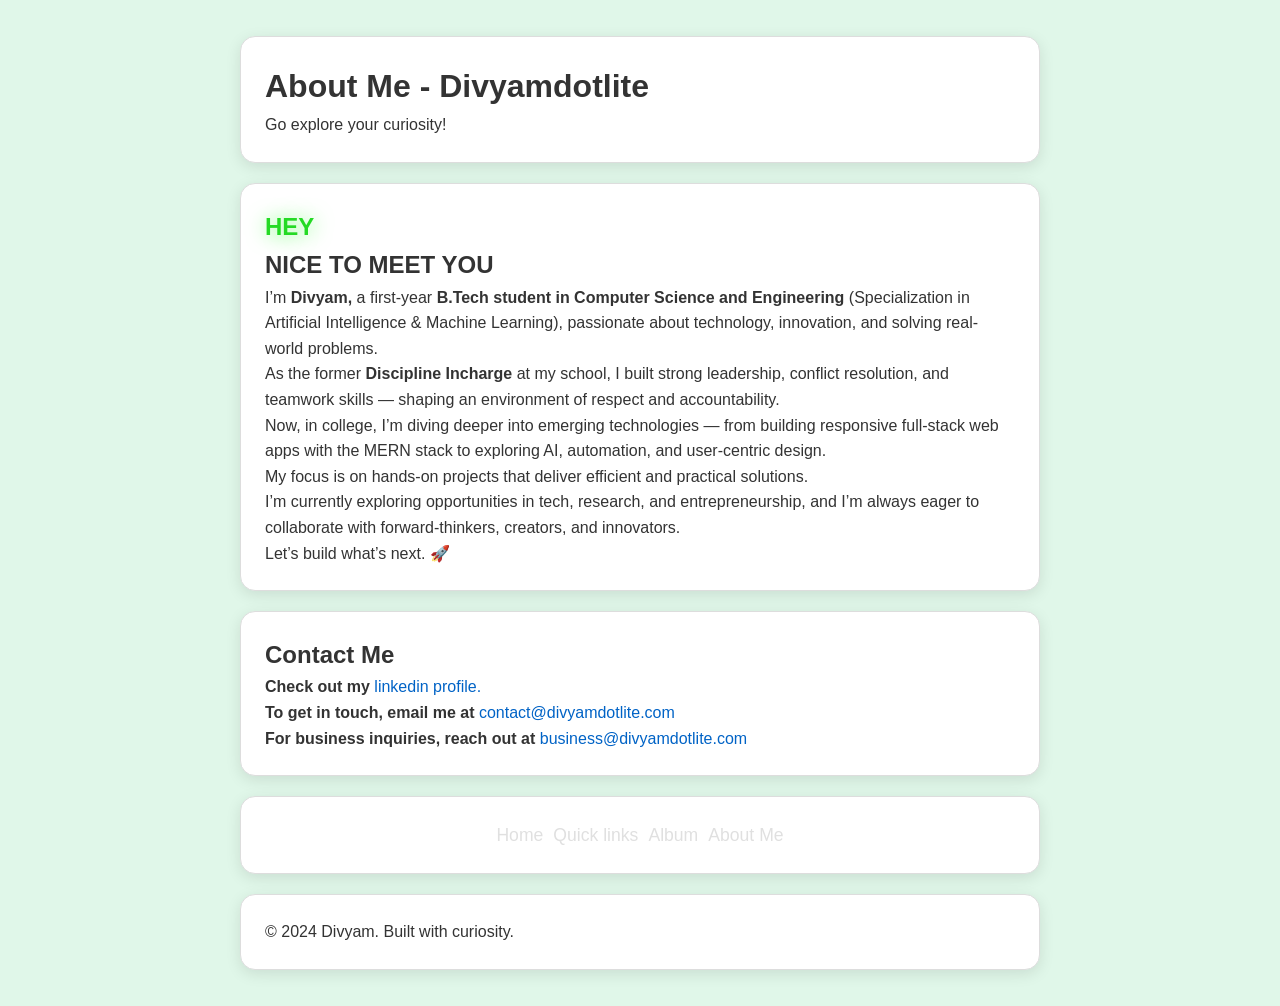
<file: pages/about.html>
<!DOCTYPE html>
<html lang="en">
<head>
    <!-- Google tag (gtag.js) -->
    <script async src="https://www.googletagmanager.com/gtag/js?id=G-NQP7GZ6ZP0"></script>
    <script>
      window.dataLayer = window.dataLayer || [];
        function gtag(){dataLayer.push(arguments);}
          gtag('js', new Date());

            gtag('config', 'G-NQP7GZ6ZP0');
    </script>
    <meta charset="UTF-8">
    <meta name="viewport" content="width=device-width, initial-scale=1.0, maximum-scale=1.0, user-scalable=no">
    <meta name="theme-color" content="#c4f1dc">

    <title>About - Divyamdotlite</title>

    <meta name="keywords" content="divyam, divyamdotlite, dotlite">
    <meta name="author" content="Divyamdotlite">
    <meta name="description" content="Divyam's portfolio – Explore projects, tech skills, leadership, and research initiatives. Building tomorrow, today.">

    <!-- Open Graph Meta Tags -->
    <meta property="og:title" content="Divyamdotlite">
    <meta property="og:description" content="A professional portfolio of divyamdotlite showcasing skills, projects, resume and official social handles.">
    <meta property="og:image" content="https://divyam.42web.io/IMG_20231207_073946.jpg">
    <meta property="og:url" content="https://divyamdotlite.com">
    <meta property="og:type" content="website">

    <!-- Favicon -->
    <link rel="icon" href="/assets/imgs/favicon/dv-favicon-min.ico" type="image/x-icon">

    <!-- Stylesheet -->
    <link rel="stylesheet" href="/styles/style.css">

    <!-- Fonts -->
    <link rel="preconnect" href="https://fonts.googleapis.com">
    <link rel="preconnect" href="https://fonts.gstatic.com" crossorigin>
    <link href="https://fonts.googleapis.com/css2?family=Bonheur+Royale&family=Cherish&family=Ephesis&family=Fleur+De+Leah&family=Lavishly+Yours&family=Mrs+Sheppards&family=My+Soul&display=swap" rel="stylesheet">

</head>

<body>

    <header>
        <div class="header">
            <h1>About Me - Divyamdotlite</h1>
            <p class="tagline">Go explore your curiosity!</p>
        </div>
    </header>

    <section id="about" class="info-box" style="
  background-image: url('https://divyamdotlite.com/assets/imgs/say-dv3.jpg');
  background-size: cover;   
  background-repeat: no-repeat;
  background-position: top center; 
">
        <div>
            <h1>
                <span class="text-hey"><b>HEY</b></span><br>
                    <b>NICE TO MEET YOU</b><br>
            </h1>
        </div>
        
        <ul>
            <li>
                <p>I’m <b>Divyam,</b> a first-year <b>B.Tech student in Computer Science and Engineering</b> (Specialization in Artificial Intelligence & Machine Learning), passionate about technology, innovation, and solving real-world problems.<br> As the former <b>Discipline Incharge</b> at my school, I built strong leadership, conflict resolution, and teamwork skills — shaping an environment of respect and accountability. <br>Now, in college, I’m diving deeper into emerging technologies — from building responsive full-stack web apps with the MERN stack to exploring AI, automation, and user-centric design. <br>My focus is on hands-on projects that deliver efficient and practical solutions. <br>I’m currently exploring opportunities in tech, research, and entrepreneurship, and I’m always eager to collaborate with forward-thinkers, creators, and innovators.
                <br>Let’s build what’s next. 🚀</p>
            </li>
        </ul>
    </section>
    
    <section id="contact" class="info-box">
        <h2>Contact Me</h2>
        <ul>            
            <li><strong>Check out my </strong><a href="https://in.linkedin.com/in/divyamdotlite" target="_blank"> linkedin profile.</a></li>
            <li><strong>To get in touch, email me at </strong><a href="mailto:contact@divyamdotlite.com">contact@divyamdotlite.com</a></li>
            <li><strong>For business inquiries, reach out at </strong><a href="mailto:business@divyamdotlite.com">business@divyamdotlite.com</a></li>
        </ul>
    </section>

    <nav>
        <div class="navbar">
            <ul>
                <li><a href="https://www.divyamdotlite.com">Home</a></li>
                <li><a href="https://www.divyamdotlite.com/pages/quick-links.html">Quick links</a></li>
                <li><a href="https://www.divyamdotlite.com/pages/album.html">Album</a></li>
                <li><a href="https://www.divyamdotlite.com/pages/about.html">About Me</a></li>
            </ul>
        </div>
    </nav>

    <footer>
        <div class="footer">
            <p>&copy; 2024 Divyam. Built with curiosity.</p>
        </div>
    </footer>
</body>
</html>
</file>
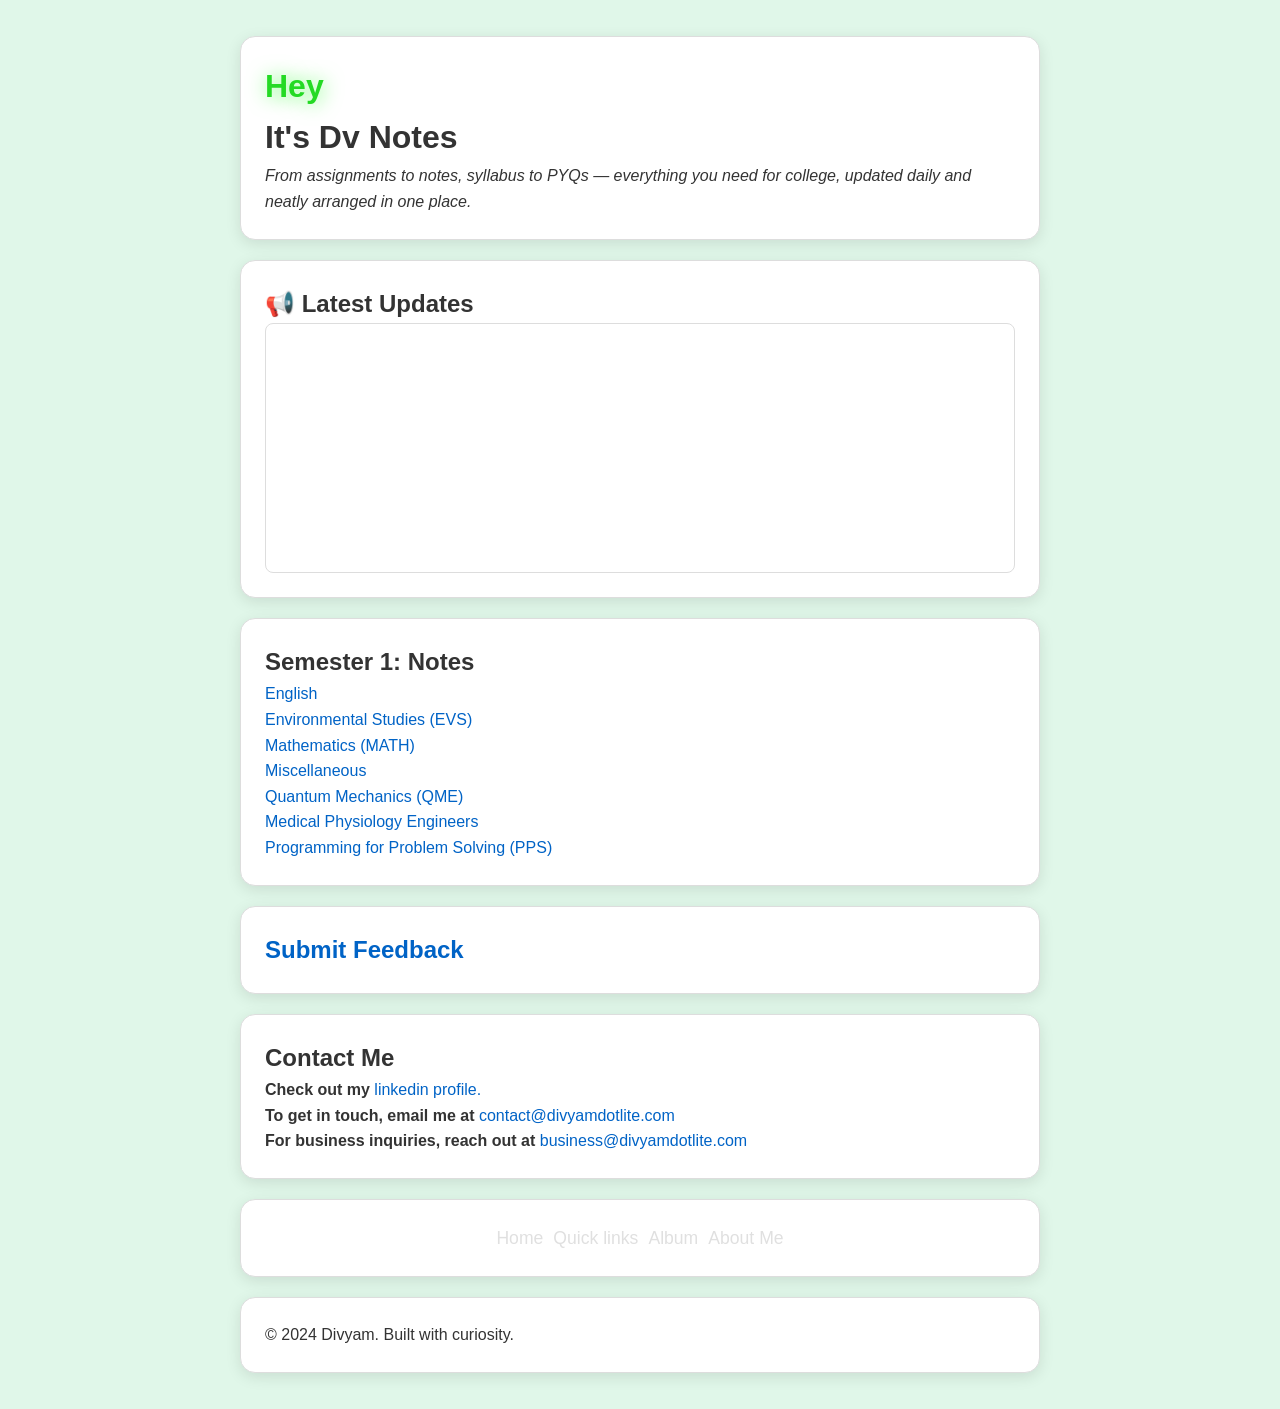
<file: pages/dv-notes.html>
<!DOCTYPE html>
<html lang="en">
<head>
    <!-- Google tag (gtag.js) -->
    <script async src="https://www.googletagmanager.com/gtag/js?id=G-NQP7GZ6ZP0"></script>
    <script>
      window.dataLayer = window.dataLayer || [];
        function gtag(){dataLayer.push(arguments);}
          gtag('js', new Date());

            gtag('config', 'G-NQP7GZ6ZP0');
    </script>
    <meta charset="UTF-8">
    <meta name="viewport" content="width=device-width, initial-scale=1.0, maximum-scale=1.0, user-scalable=no">
    <meta name="theme-color" content="#c4f1dc">

    <title>Quick links - Divyamdotlite</title>

    <meta name="keywords" content="divyam, divyamdotlite, dotlite">
    <meta name="author" content="Divyamdotlite">
    <meta name="description" content="Divyam's portfolio – Explore projects, tech skills, leadership, and research initiatives. Building tomorrow, today.">

    <!-- Open Graph Meta Tags -->
    <meta property="og:title" content="Divyamdotlite">
    <meta property="og:description" content="A professional portfolio of divyamdotlite showcasing skills, projects, resume and official social handles.">
    <meta property="og:image" content="https://divyam.42web.io/IMG_20231207_073946.jpg">
    <meta property="og:url" content="https://divyamdotlite.com">
    <meta property="og:type" content="website">

    <!-- Favicon -->
    <link rel="icon" href="/assets/imgs/favicon/dv-favicon-min.ico" type="image/x-icon">

    <!-- Stylesheet -->
    <link rel="stylesheet" href="/styles/style.css">

    <!-- Fonts -->
    <link rel="preconnect" href="https://fonts.googleapis.com">
    <link rel="preconnect" href="https://fonts.gstatic.com" crossorigin>
    <link href="https://fonts.googleapis.com/css2?family=Bonheur+Royale&family=Cherish&family=Ephesis&family=Fleur+De+Leah&family=Lavishly+Yours&family=Mrs+Sheppards&family=My+Soul&display=swap" rel="stylesheet">

</head>

<body>

    <header>
        <div class="header">
            <h1><span class="text-hey">Hey</span><br>
                    It's Dv Notes</h1>
        <p><i>From assignments to notes, syllabus to PYQs — everything you need for college, updated daily and neatly arranged in one place.</i></p>
        </div>
    </header>


    <section id="latest-updates" class="info-box">
        <h2>📢 Latest Updates</h2>
        <div style="width:100%; height:250px; overflow:hidden; border:1px solid #ddd; border-radius:8px;">
          <iframe 
            src="https://docs.google.com/document/d/e/2PACX-1vQ9ZIMGsra1kaV9ohxtiaUtDfEh0L5Ab8iLsMQI1OUQSnFLdeCZIpKLaKSjTseekvuOrH6mbnIydKfA/pub?embedded=true"  
            style="width:100%; height:100%; border:none;" 
            loading="lazy">
          </iframe>
        </div>
    </section>

        <section id="quick-links" class="info-box">
        <div class="research">
            <h2>Semester 1: Notes</h2>
            <ul>
                <!-- <li><strong><a href="https://www.divyamdotlite.com" target="_blank">Link #0:</a></strong> Home </li> -->
                <li><a href="https://drive.google.com/drive/folders/10y654R89uVf2igpaEVwGghZLseSn1zNs">English</a></li>
                <li><a href="https://drive.google.com/drive/folders/115U0Ugk_YW-dVG3NPVPB6esLe2mzaj_2">Environmental Studies (EVS)</a></li>
                <li><a href="https://drive.google.com/drive/folders/10x2jBD754Ir-jglBdgC6rBekzNYlN2H6">Mathematics (MATH)</a></li>
                <li><a href="https://drive.google.com/drive/folders/11DnnPPm8-MhXJ-CcGJSV3_AP5So0mgeu">Miscellaneous</a></li>
                <li><a href="https://drive.google.com/drive/folders/10zT94mqtn9s5UYCXvqYBBuyYBwXn_7vh">Quantum Mechanics (QME)</a></li>
                <li><a href="https://drive.google.com/drive/folders/11706RFhdvdg1tqOA6P8lsPnrFPCi_9Hp">Medical Physiology Engineers</a></li>
                <li><a href="https://drive.google.com/drive/folders/116PGTIrgh0Xz7pT1uX-aka1ys7YQG4bk">Programming for Problem Solving (PPS)</a></li>
                <!-- <li><strong><a href="https://www.divyamdotlite.com/pages/quick-link.html" target="_blank">Link Star:</a></strong> Quick links </li> -->
                <!-- <li><strong><a href="#">Link #3:</a></strong> Unknown and Unseen </li> -->
            </ul>
        </div>
    </section>

    <section id="feedback" class="info-box">
        <h2><ul><li><strong><a href="https://forms.gle/To98bf9gXQNUqP1q8" target="_blank"> Submit Feedback</a></strong></li></ul></h2>
    </section>
    
    <section id="contact" class="info-box">
        <h2>Contact Me</h2>
        <ul>            
            <li><strong>Check out my </strong><a href="https://in.linkedin.com/in/divyamdotlite" target="_blank"> linkedin profile.</a></li>
            <li><strong>To get in touch, email me at </strong><a href="mailto:contact@divyamdotlite.com">contact@divyamdotlite.com</a></li>
            <li><strong>For business inquiries, reach out at </strong><a href="mailto:business@divyamdotlite.com">business@divyamdotlite.com</a></li>
        </ul>
    </section>

    <nav>
        <div class="navbar">
            <ul>
                <li><a href="https://www.divyamdotlite.com">Home</a></li>
                <li><a href="https://www.divyamdotlite.com/pages/quick-links.html">Quick links</a></li>
                <li><a href="https://www.divyamdotlite.com/pages/album.html">Album</a></li>
                <li><a href="https://www.divyamdotlite.com/pages/about.html">About Me</a></li>
            </ul>
        </div>
    </nav>

    <footer>
        <div class="footer">
            <p>&copy; 2024 Divyam. Built with curiosity.</p>
        </div>
    </footer>
</body>
</html>
</file>
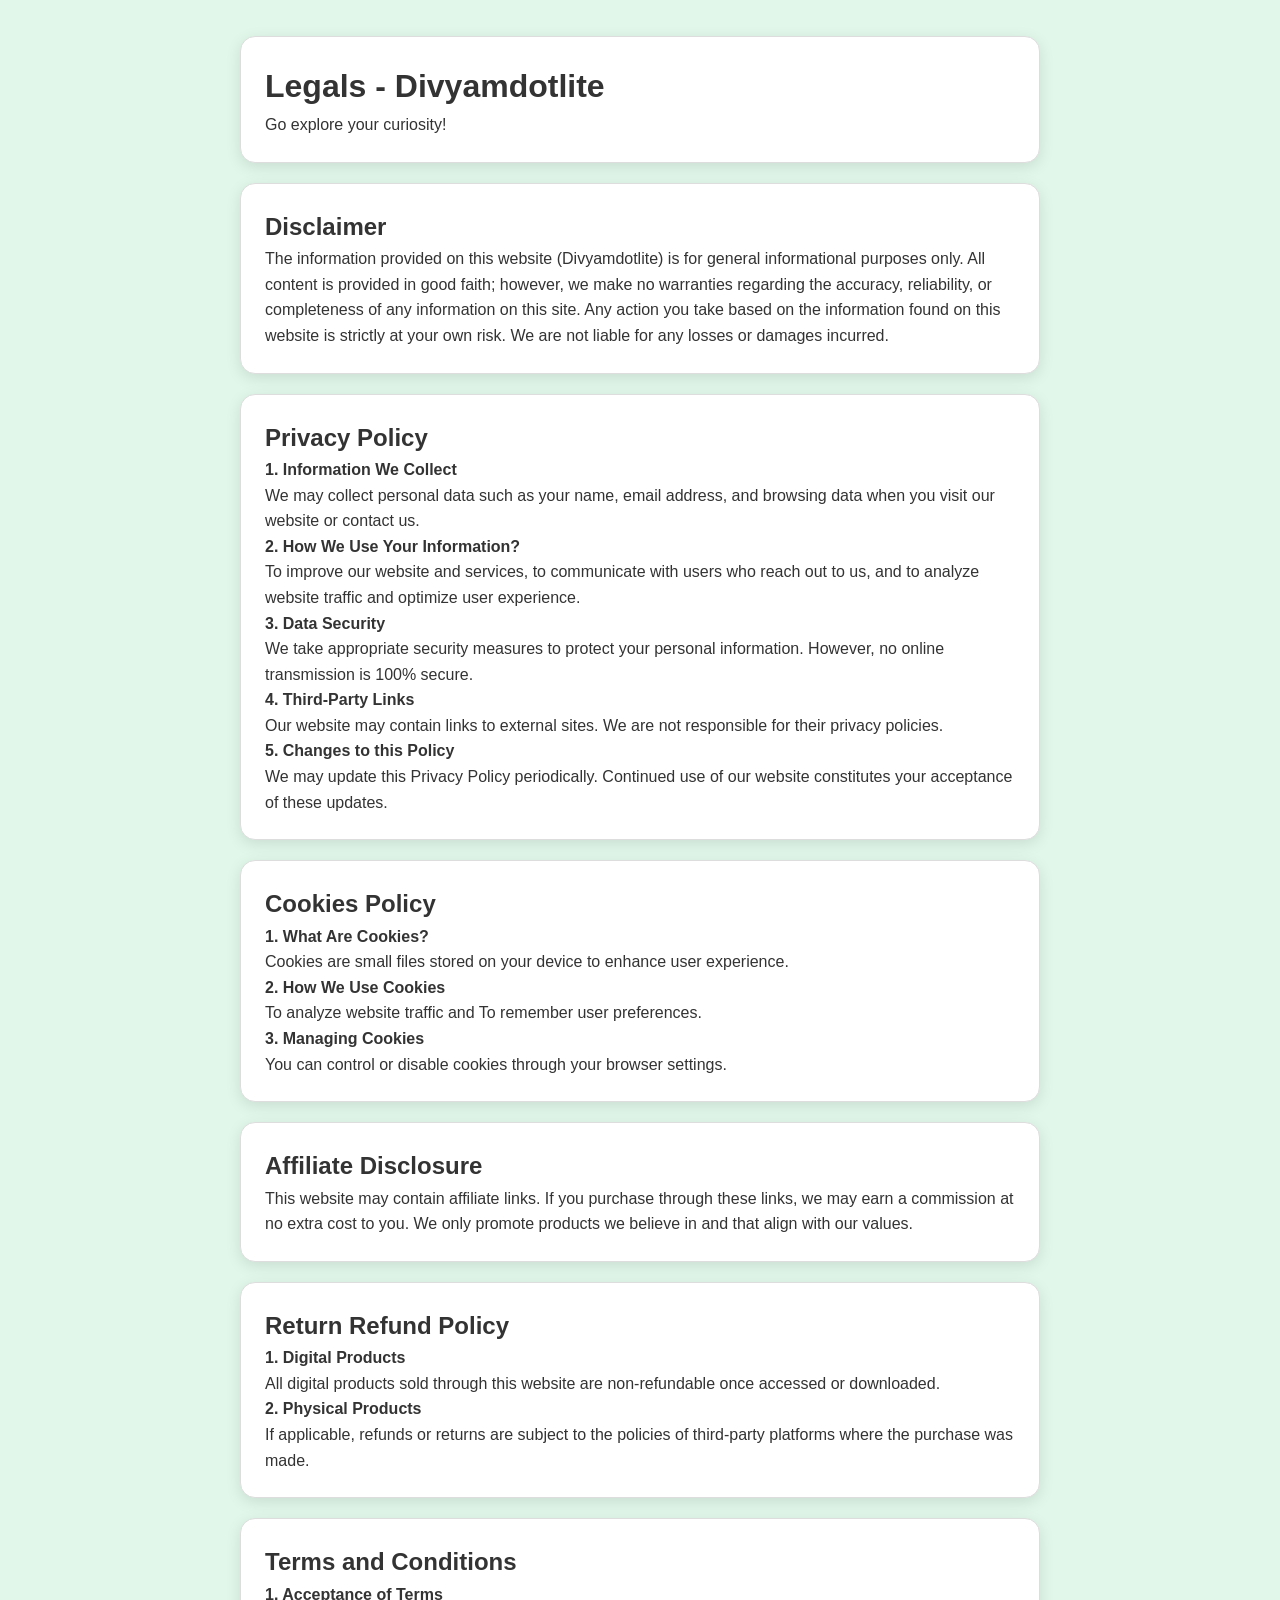
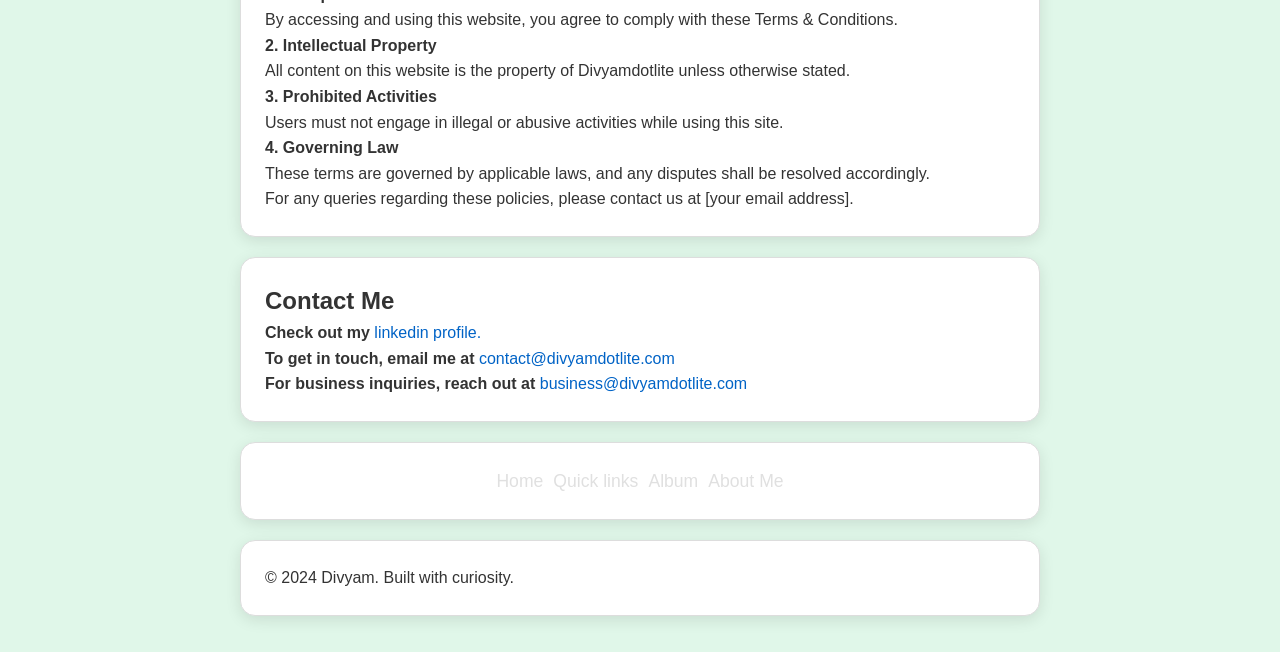
<file: pages/legals.html>
<!DOCTYPE html>
<html lang="en">
<head>
    <meta charset="UTF-8">
    <meta name="viewport" content="width=device-width, initial-scale=1.0, maximum-scale=1.0, user-scalable=no">
    <meta name="theme-color" content="#c4f1dc">

    <title>Legals - Divyamdotlite</title>

    <meta name="keywords" content="divyam, divyamdotlite, dotlite">
    <meta name="author" content="Divyamdotlite">
    <meta name="description" content="Divyam's portfolio – Explore projects, tech skills, leadership, and research initiatives. Building tomorrow, today.">

    <!-- Open Graph Meta Tags -->
    <meta property="og:title" content="Divyamdotlite">
    <meta property="og:description" content="A professional portfolio of divyamdotlite showcasing skills, projects, resume and official social handles.">
    <meta property="og:image" content="https://divyam.42web.io/IMG_20231207_073946.jpg">
    <meta property="og:url" content="https://divyamdotlite.com">
    <meta property="og:type" content="website">

    <!-- Favicon -->
    <link rel="icon" href="/assets/imgs/favicon/dv-favicon-min.ico" type="image/x-icon">

    <!-- Stylesheet -->
    <link rel="stylesheet" href="/styles/style.css">

</head>
<body>
    <header>
        <div class="header">
            <h1>Legals - Divyamdotlite</h1>
            <p class="tagline">Go explore your curiosity!</p>
        </div>
    </header>

    <section id="disclaimer" class="info-box">
        <h2>Disclaimer</h2>
        <ul>
            <li>
                <p>The information provided on this website (Divyamdotlite) is for general informational purposes only. All content is provided in good faith; however, we make no warranties regarding the accuracy, reliability, or completeness of any information on this site. Any action you take based on the information found on this website is strictly at your own risk. We are not liable for any losses or damages incurred.
                </p>
            </li>
        </ul>
    </section>

    <section id="privacy-policy" class="info-box">
        <h2>Privacy Policy</h2>
        <ul>
            <li>
                <p> <b>1. Information We Collect</b><br>
                We may collect personal data such as your name, email address, and browsing data when you visit our website or contact us.<br>
                <b>2. How We Use Your Information?</b><br>
                To improve our website and services, to communicate with users who reach out to us, and to analyze website traffic and optimize user experience.<br>
                <b>3. Data Security</b><br>
                We take appropriate security measures to protect your personal information. However, no online transmission is 100% secure.<br>
                <b>4. Third-Party Links</b><br>
                Our website may contain links to external sites. We are not responsible for their privacy policies.<br>
                <b>5. Changes to this Policy</b><br>
                We may update this Privacy Policy periodically. Continued use of our website constitutes your acceptance of these updates.<br>
                </p>
            </li>
        </ul>
    </section>

    <section id="cookies-policy" class="info-box">
        <h2>Cookies Policy</h2>
        <ul>
            <li>
                <p> <b>1. What Are Cookies?</b><br>
                Cookies are small files stored on your device to enhance user experience.<br>
                <b>2. How We Use Cookies</b><br>
                To analyze website traffic and To remember user preferences.<br>
                <b>3. Managing Cookies</b><br>
                You can control or disable cookies through your browser settings.<br>
                </p>
            </li>
        </ul>
    </section>
    
    <section id="affiliate-disclosure" class="info-box">
        <h2>Affiliate Disclosure</h2>
        <ul>
            <li>
                <p>
                This website may contain affiliate links. If you purchase through these links, we may earn a commission at no extra cost to you. We only promote products we believe in and that align with our values.
                </p>
            </li>
        </ul>
    </section>
    
    <section id="return-refund-policy" class="info-box">
        <h2>Return Refund Policy</h2>
        <ul>
            <li>
                <p> <b>1. Digital Products</b><br>
                All digital products sold through this website are non-refundable once accessed or downloaded.<br>
                <b>2. Physical Products</b><br>
                If applicable, refunds or returns are subject to the policies of third-party platforms where the purchase was made.<br>                
                </p>
            </li>
        </ul>
    </section>
    
    <section id="return-refund-policy" class="info-box">
        <h2>Terms and Conditions</h2>
        <ul>
            <li>
                <p> <b>1. Acceptance of Terms</b><br>
                By accessing and using this website, you agree to comply with these Terms & Conditions.<br>
                <b>2. Intellectual Property</b><br>
                All content on this website is the property of Divyamdotlite unless otherwise stated.<br>
                <b>3. Prohibited Activities</b><br>
                Users must not engage in illegal or abusive activities while using this site.<br>
                <b>4. Governing Law</b><br>
                These terms are governed by applicable laws, and any disputes shall be resolved accordingly.<br>
                For any queries regarding these policies, please contact us at [your email address].
                </p>
            </li>
        </ul>
    </section>

    <section id="contact" class="info-box">
        <h2>Contact Me</h2>
        <ul>            
            <li><strong>Check out my </strong><a href="https://in.linkedin.com/in/divyamdotlite" target="_blank"> linkedin profile.</a></li>
            <li><strong>To get in touch, email me at </strong><a href="mailto:contact@divyamdotlite.com">contact@divyamdotlite.com</a></li>
            <li><strong>For business inquiries, reach out at </strong><a href="mailto:business@divyamdotlite.com">business@divyamdotlite.com</a></li>
        </ul>
    </section>

    <nav>
        <div class="navbar">
            <ul>
                <li><a href="https://www.divyamdotlite.com">Home</a></li>
                <li><a href="https://www.divyamdotlite.com/pages/quick-links.html">Quick links</a></li>
                <li><a href="https://www.divyamdotlite.com/pages/album.html">Album</a></li>
                <li><a href="https://www.divyamdotlite.com/pages/about.html">About Me</a></li>
            </ul>
        </div>
    </nav>

    <footer>
        <div class="footer">
            <p>&copy; 2024 Divyam. Built with curiosity.</p>
        </div>
    </footer>
</body>
</html>
</file>
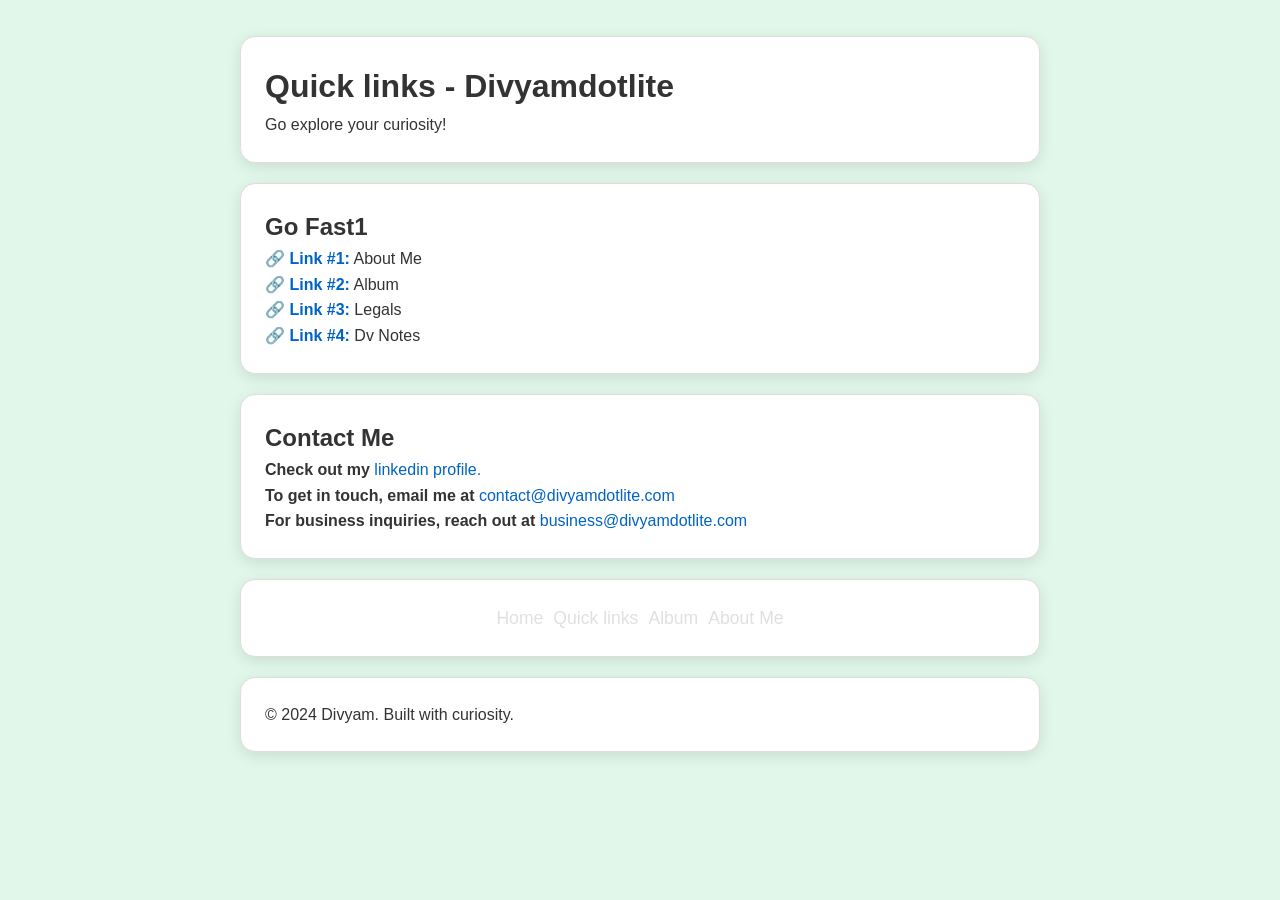
<file: pages/quick-links.html>
<!DOCTYPE html>
<html lang="en">
<head>
    <!-- Google tag (gtag.js) -->
    <script async src="https://www.googletagmanager.com/gtag/js?id=G-NQP7GZ6ZP0"></script>
    <script>
      window.dataLayer = window.dataLayer || [];
        function gtag(){dataLayer.push(arguments);}
          gtag('js', new Date());

            gtag('config', 'G-NQP7GZ6ZP0');
    </script>
    <meta charset="UTF-8">
    <meta name="viewport" content="width=device-width, initial-scale=1.0, maximum-scale=1.0, user-scalable=no">
    <meta name="theme-color" content="#c4f1dc">

    <title>Quick links - Divyamdotlite</title>

    <meta name="keywords" content="divyam, divyamdotlite, dotlite">
    <meta name="author" content="Divyamdotlite">
    <meta name="description" content="Divyam's portfolio – Explore projects, tech skills, leadership, and research initiatives. Building tomorrow, today.">

    <!-- Open Graph Meta Tags -->
    <meta property="og:title" content="Divyamdotlite">
    <meta property="og:description" content="A professional portfolio of divyamdotlite showcasing skills, projects, resume and official social handles.">
    <meta property="og:image" content="https://divyam.42web.io/IMG_20231207_073946.jpg">
    <meta property="og:url" content="https://divyamdotlite.com">
    <meta property="og:type" content="website">

    <!-- Favicon -->
    <link rel="icon" href="/assets/imgs/favicon/dv-favicon-min.ico" type="image/x-icon">

    <!-- Stylesheet -->
    <link rel="stylesheet" href="/styles/style.css">

    <!-- Fonts -->
    <link rel="preconnect" href="https://fonts.googleapis.com">
    <link rel="preconnect" href="https://fonts.gstatic.com" crossorigin>
    <link href="https://fonts.googleapis.com/css2?family=Bonheur+Royale&family=Cherish&family=Ephesis&family=Fleur+De+Leah&family=Lavishly+Yours&family=Mrs+Sheppards&family=My+Soul&display=swap" rel="stylesheet">

</head>

<body>

    <header>
        <div class="header">
            <h1>Quick links - Divyamdotlite</h1>
            <p class="tagline">Go explore your curiosity!</p>
        </div>
    </header>

    <section id="quick-links" class="info-box">
        <div class="research">
            <h2>Go Fast1</h2>
            <ul>
                <li><strong><a href="https://www.divyamdotlite.com/pages/about.html" target="_blank">🔗 Link #1:</a></strong> About Me</li>
                <li><strong><a href="https://www.divyamdotlite.com/pages/album.html" target="_blank">🔗 Link #2:</a></strong> Album</li>
                <li><strong><a href="https://www.divyamdotlite.com/pages/legals.html" target="_blank">🔗 Link #3:</a></strong> Legals</li>
                <li><strong><a href="https://www.divyamdotlite.com/pages/dv-notes.html" target="_blank">🔗 Link #4:</a></strong> Dv Notes</li>            
            </ul>
        </div>
    </section>
    
    <section id="contact" class="info-box">
        <h2>Contact Me</h2>
        <ul>            
            <li><strong>Check out my </strong><a href="https://in.linkedin.com/in/divyamdotlite" target="_blank"> linkedin profile.</a></li>
            <li><strong>To get in touch, email me at </strong><a href="mailto:contact@divyamdotlite.com">contact@divyamdotlite.com</a></li>
            <li><strong>For business inquiries, reach out at </strong><a href="mailto:business@divyamdotlite.com">business@divyamdotlite.com</a></li>
        </ul>
    </section>

    <nav>
        <div class="navbar">
            <ul>
                <li><a href="https://www.divyamdotlite.com">Home</a></li>
                <li><a href="https://www.divyamdotlite.com/pages/quick-links.html">Quick links</a></li>
                <li><a href="https://www.divyamdotlite.com/pages/album.html">Album</a></li>
                <li><a href="https://www.divyamdotlite.com/pages/about.html">About Me</a></li>
            </ul>
        </div>
    </nav>

    <footer>
        <div class="footer">
            <p>&copy; 2024 Divyam. Built with curiosity.</p>
        </div>
    </footer>
</body>
</html>
</file>
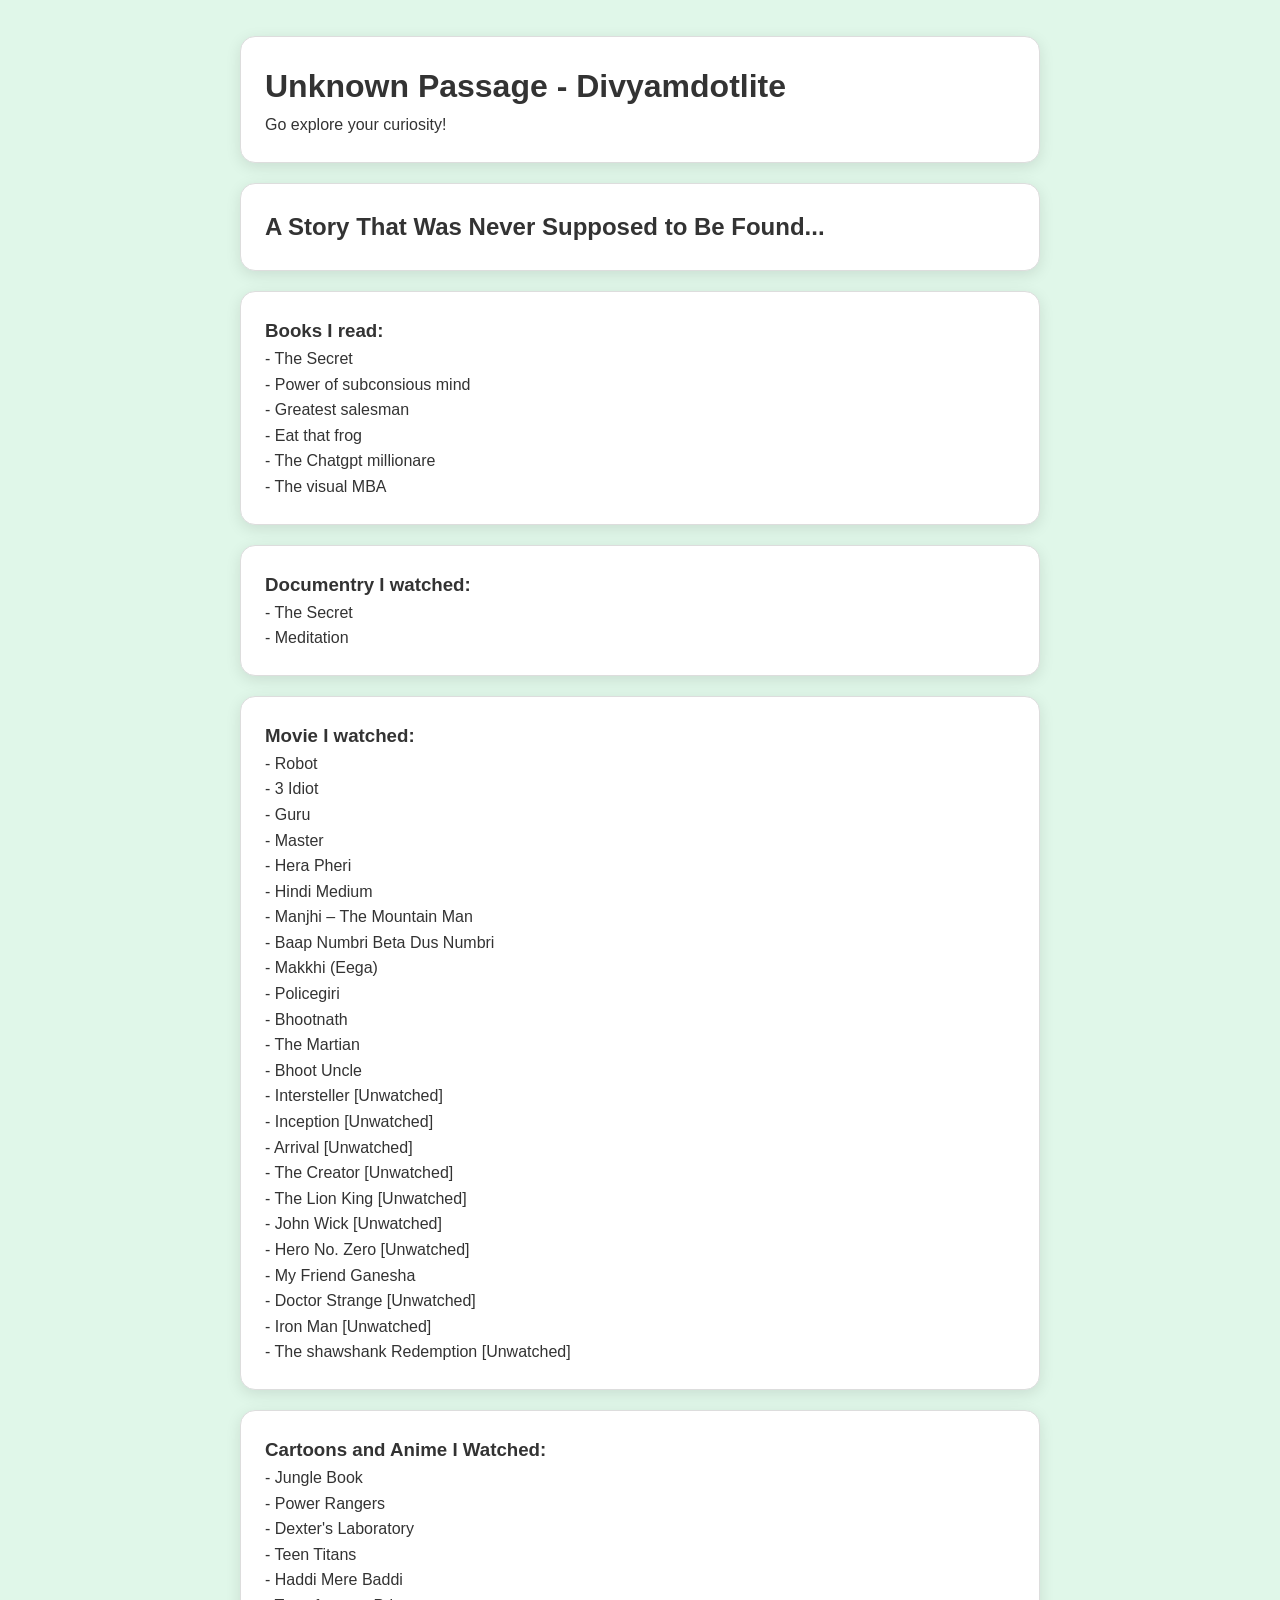
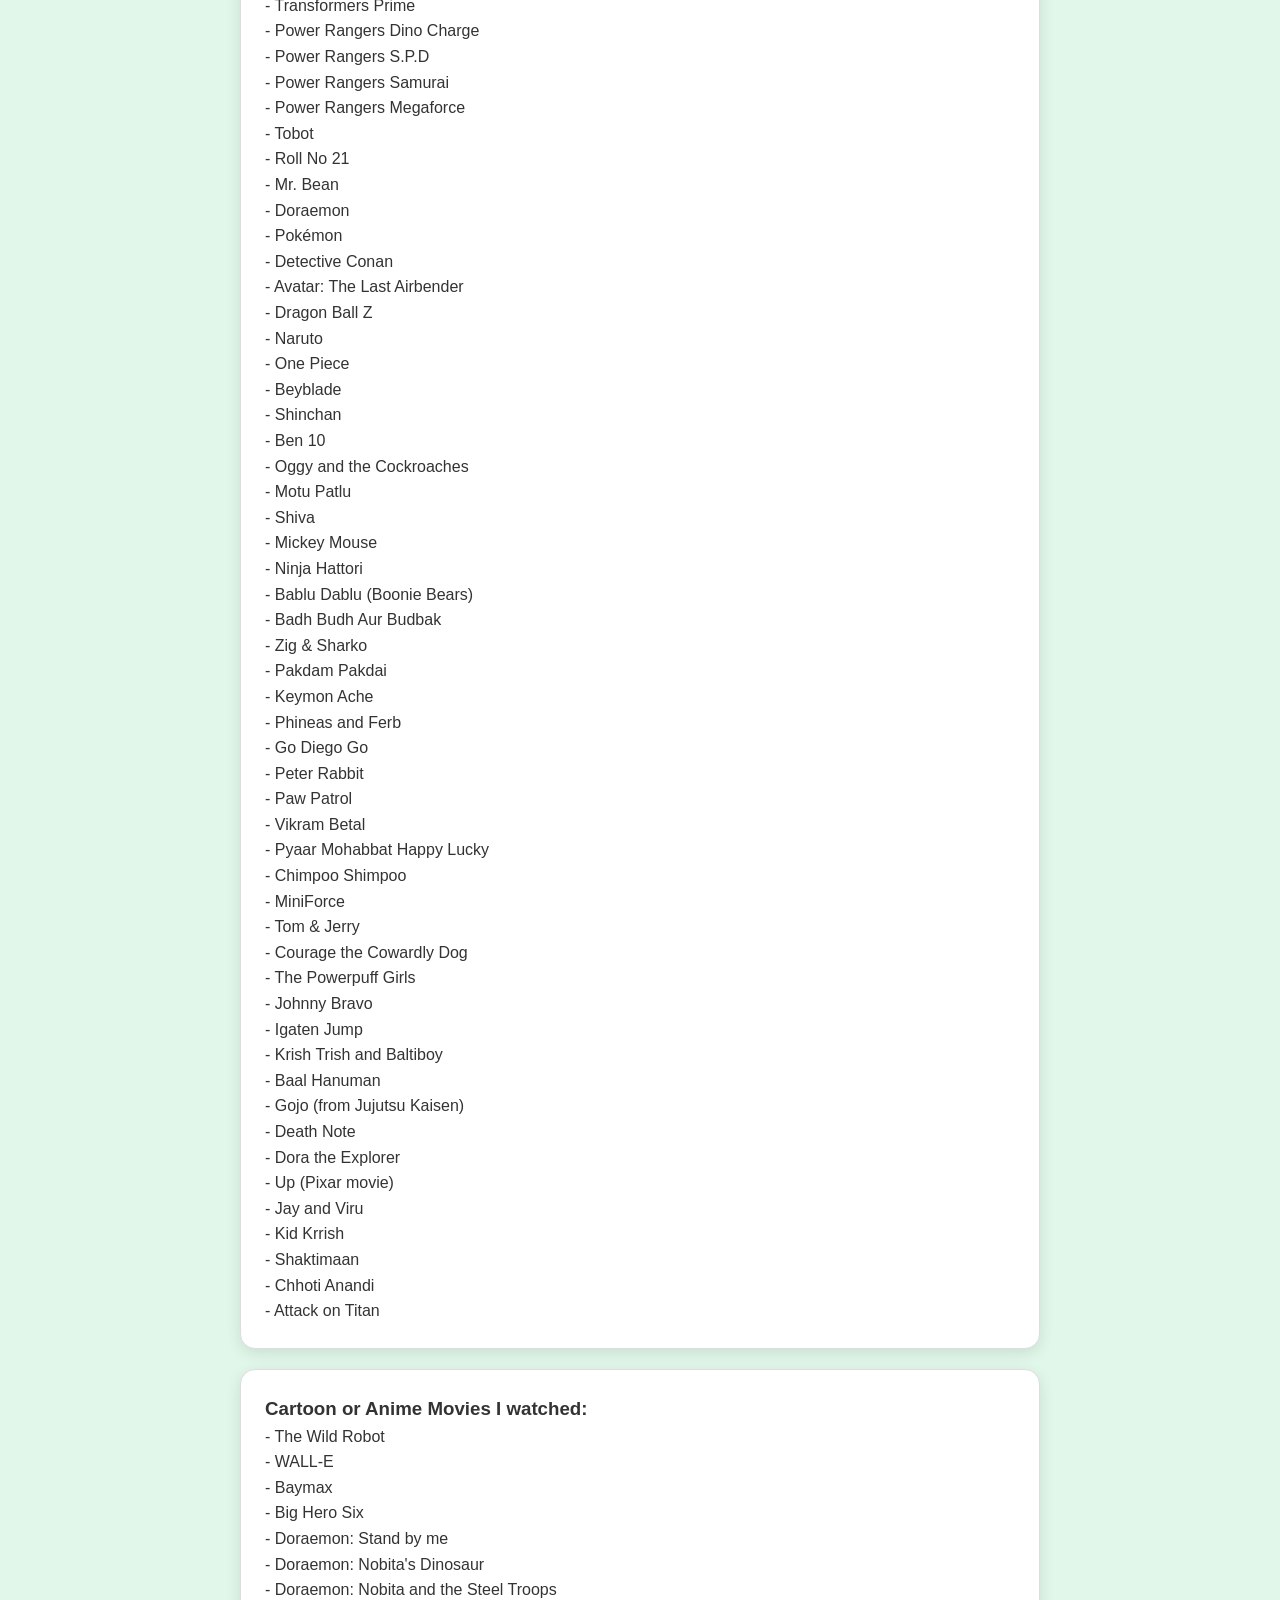
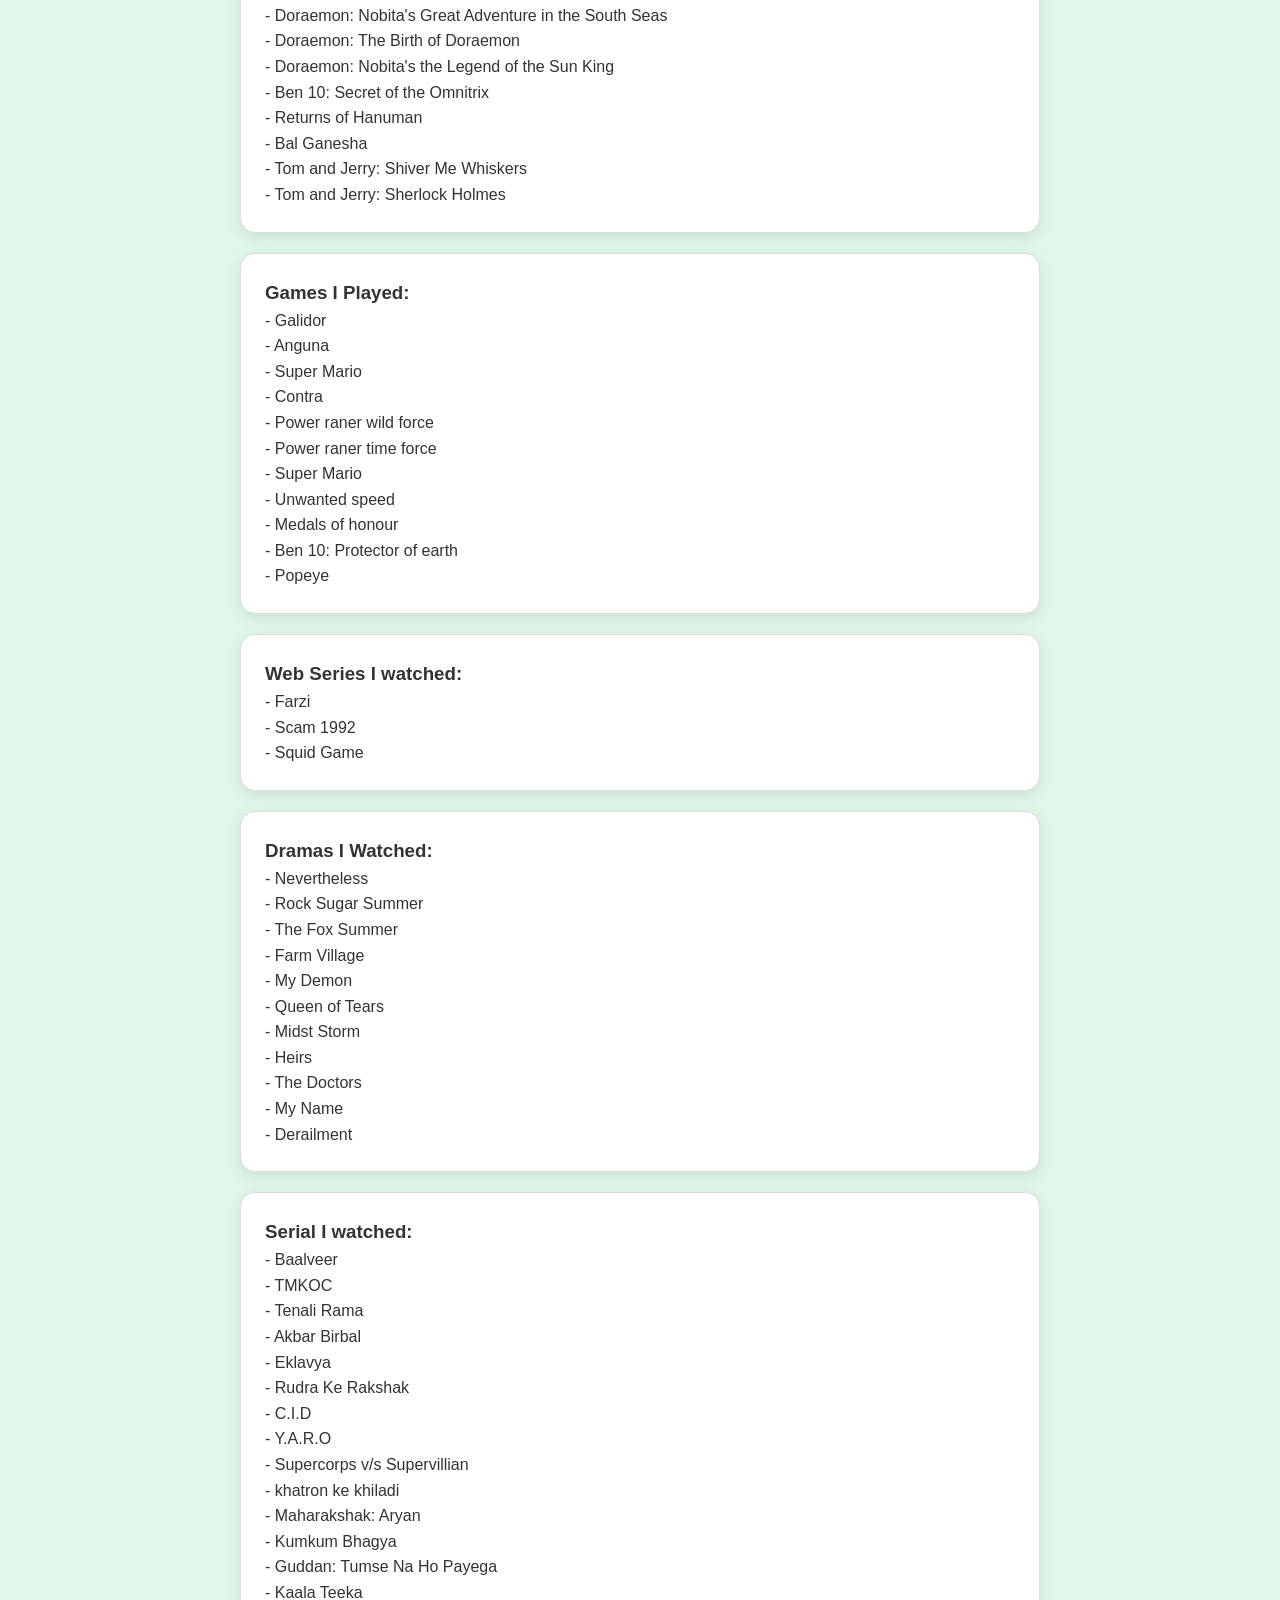
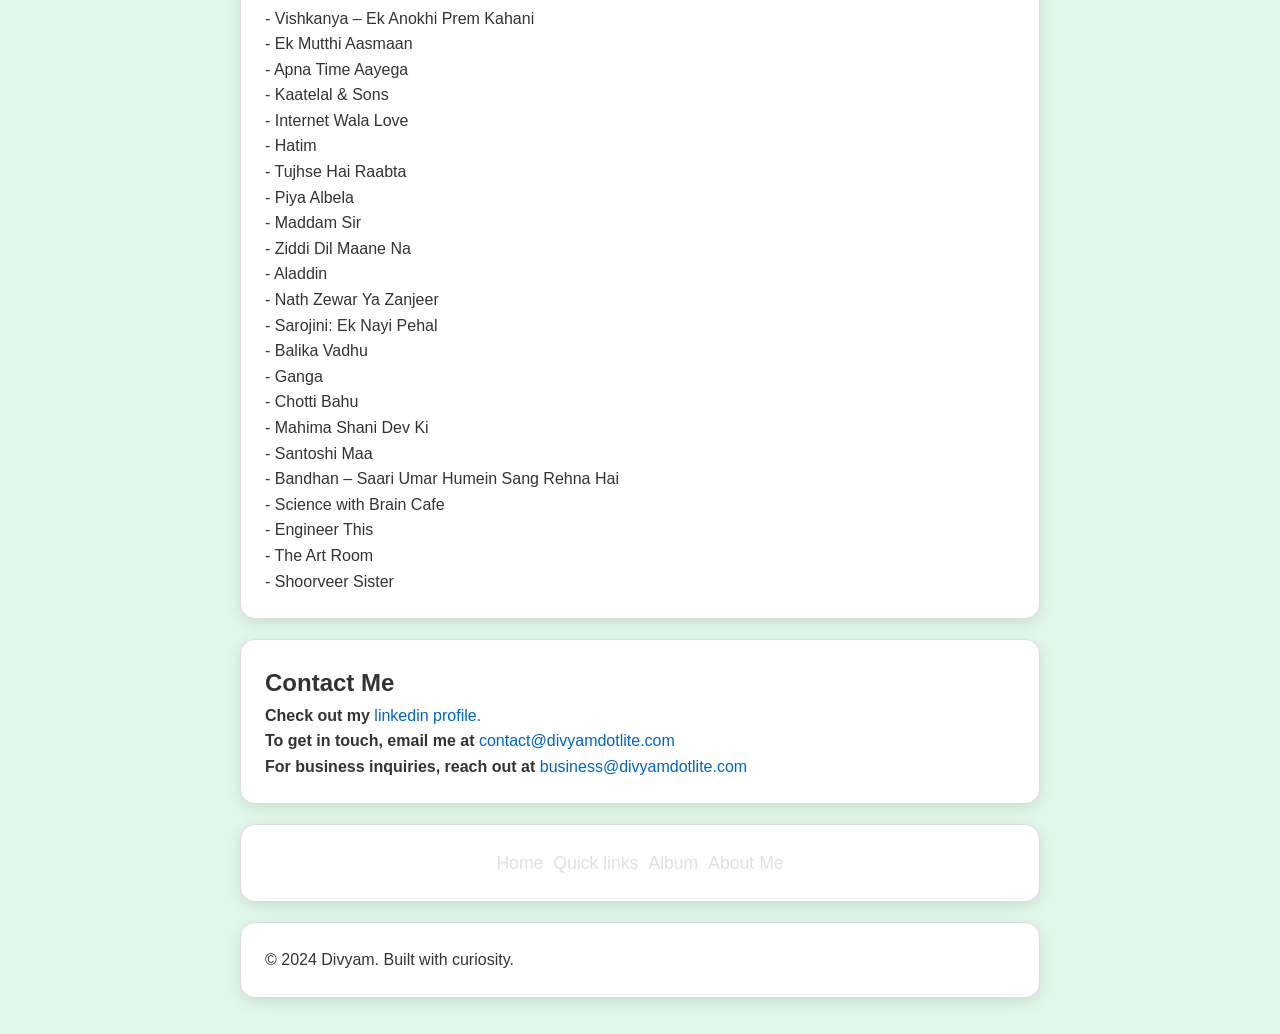
<file: pages/unknown-passage.html>
<!DOCTYPE html>
<html lang="en">
<head>
    <meta charset="UTF-8">
    <meta name="viewport" content="width=device-width, initial-scale=1.0, maximum-scale=1.0, user-scalable=no">
    <meta name="theme-color" content="#c4f1dc">

    <title>Unknown Passage - Divyamdotlite</title>

    <meta name="keywords" content="divyam, divyamdotlite, dotlite">
    <meta name="author" content="Divyamdotlite">
    <meta name="description" content="Divyam's portfolio – Explore projects, tech skills, leadership, and research initiatives. Building tomorrow, today.">

    <!-- Open Graph Meta Tags -->
    <meta property="og:title" content="Divyamdotlite">
    <meta property="og:description" content="A professional portfolio of divyamdotlite showcasing skills, projects, resume and official social handles.">
    <meta property="og:image" content="https://divyam.42web.io/IMG_20231207_073946.jpg">
    <meta property="og:url" content="https://divyamdotlite.com">
    <meta property="og:type" content="website">

    <!-- Favicon -->
    <link rel="icon" href="/assets/imgs/favicon/dv-favicon-min.ico" type="image/x-icon">

    <!-- Stylesheet -->
    <link rel="stylesheet" href="/styles/style.css">

    <!-- Fonts -->
    <link rel="preconnect" href="https://fonts.googleapis.com">
    <link rel="preconnect" href="https://fonts.gstatic.com" crossorigin>
    <link href="https://fonts.googleapis.com/css2?family=Bonheur+Royale&family=Cherish&family=Ephesis&family=Fleur+De+Leah&family=Lavishly+Yours&family=Mrs+Sheppards&family=My+Soul&display=swap" rel="stylesheet">

</head>

<body>

    <header>
        <div class="header">
            <h1>Unknown Passage - Divyamdotlite</h1>
            <p class="tagline">Go explore your curiosity!</p>
        </div>
    </header>

    <section id="unknown-story" class="info-box">
        <h2>A Story That Was Never Supposed to Be Found...</h2>
    </section>

    <section id="unknown-watch-time" class="info-box">
        <h3>Books I read:</h3>
            <ul>
                <li> - The Secret</li>
                <li> - Power of subconsious mind</li>
                <li> - Greatest salesman</li>
                <li> - Eat that frog</li>
                <li> - The Chatgpt millionare</li>
                <li> - The visual MBA</li>
            </ul>
    </section>

    <section id="unknown-watch-time" class="info-box">
        <h3>Documentry I watched:</h3>
            <ul>
                <li> - The Secret</li>
                <li> - Meditation</li>
            </ul>
    </section>

    <section id="unknown-watch-time" class="info-box">
        <h3>Movie I watched:</h3>
            <ul>
                <li> - Robot</li>
                <li> - 3 Idiot</li>
                <li> - Guru</li>
                <li> - Master</li>
                <li> - Hera Pheri</li>
                <li> - Hindi Medium</li>
                <li> - Manjhi – The Mountain Man</li>
                <li> - Baap Numbri Beta Dus Numbri</li>
                <li> - Makkhi (Eega)</li>
                <li> - Policegiri</li>
                <li> - Bhootnath</li>
                <li> - The Martian</li>
                <li> - Bhoot Uncle</li>
                <li> - Intersteller [Unwatched]</li>
                <li> - Inception [Unwatched]</li>
                <li> - Arrival [Unwatched]</li>
                <li> - The Creator [Unwatched]</li>
                <li> - The Lion King [Unwatched]</li>
                <li> - John Wick [Unwatched]</li>
                <li> - Hero No. Zero [Unwatched]</li>
                <li> - My Friend Ganesha</li>
                <li> - Doctor Strange [Unwatched]</li>
                <li> - Iron Man [Unwatched]</li>
                <li> - The shawshank Redemption [Unwatched]</li>
            </ul>
    </section>

    <section id="unknown-watch-time" class="info-box">
        <h3>Cartoons and Anime I Watched:</h3>
            <ul>
              <li> - Jungle Book</li>
              <li> - Power Rangers</li>
              <li> - Dexter's Laboratory</li>
              <li> - Teen Titans</li>
              <li> - Haddi Mere Baddi</li>
              <li> - Transformers Prime</li>
              <li> - Power Rangers Dino Charge</li>
              <li> - Power Rangers S.P.D</li>
              <li> - Power Rangers Samurai</li>
              <li> - Power Rangers Megaforce</li>
              <li> - Tobot</li>
              <li> - Roll No 21</li>
              <li> - Mr. Bean</li>
              <li> - Doraemon</li>
              <li> - Pokémon</li>
              <li> - Detective Conan</li>
              <li> - Avatar: The Last Airbender</li>
              <li> - Dragon Ball Z</li>
              <li> - Naruto</li>
              <li> - One Piece</li>
              <li> - Beyblade</li>
              <li> - Shinchan</li>
              <li> - Ben 10</li>
              <li> - Oggy and the Cockroaches</li>
              <li> - Motu Patlu</li>
              <li> - Shiva</li>
              <li> - Mickey Mouse</li>
              <li> - Ninja Hattori</li>
              <li> - Bablu Dablu (Boonie Bears)</li>
              <li> - Badh Budh Aur Budbak</li>
              <li> - Zig & Sharko</li>
              <li> - Pakdam Pakdai</li>
              <li> - Keymon Ache</li>
              <li> - Phineas and Ferb</li>
              <li> - Go Diego Go</li>
              <li> - Peter Rabbit</li>
              <li> - Paw Patrol</li>
              <li> - Vikram Betal</li>
              <li> - Pyaar Mohabbat Happy Lucky</li>
              <li> - Chimpoo Shimpoo</li>
              <li> - MiniForce</li>
              <li> - Tom & Jerry</li>
              <li> - Courage the Cowardly Dog</li>
              <li> - The Powerpuff Girls</li>
              <li> - Johnny Bravo</li>
              <li> - Igaten Jump</li>
              <li> - Krish Trish and Baltiboy</li>
              <li> - Baal Hanuman</li>
              <li> - Gojo (from Jujutsu Kaisen)</li>
              <li> - Death Note</li>
              <li> - Dora the Explorer</li>
              <li> - Up (Pixar movie)</li>
              <li> - Jay and Viru</li>
              <li> - Kid Krrish</li>
              <li> - Shaktimaan</li>
              <li> - Chhoti Anandi</li>
              <li> - Attack on Titan</li>
            </ul>
    </section>

    <section id="unknown-watch-time" class="info-box">
        <h3>Cartoon or Anime Movies I watched:</h3>
            <ul>
                <li> - The Wild Robot</li>
                <li> - WALL-E</li>
                <li> - Baymax</li>
                <li> - Big Hero Six</li>
                <li> - Doraemon: Stand by me</li>
                <li> - Doraemon: Nobita's Dinosaur</li>
                <li> - Doraemon: Nobita and the Steel Troops</li>
                <li> - Doraemon: Nobita's Great Adventure in the South Seas</li>
                <li> - Doraemon: The Birth of Doraemon</li>
                <li> - Doraemon: Nobita's the Legend of the Sun King</li>
                <li> - Ben 10: Secret of the Omnitrix</li>
                <li> - Returns of Hanuman</li>
                <li> - Bal Ganesha</li>
                <li> - Tom and Jerry: Shiver Me Whiskers</li>
                <li> - Tom and Jerry: Sherlock Holmes</li>
            </ul>
    </section>

    <section id="unknown-watch-time" class="info-box">
        <h3>Games I Played:</h3>
            <ul>
                <li> - Galidor</li>
                <li> - Anguna</li>
                <li> - Super Mario</li>
                <li> - Contra</li>
                <li> - Power raner wild force</li>
                <li> - Power raner time force</li>
                <li> - Super Mario</li>
                <li> - Unwanted speed</li>
                <li> - Medals of honour</li>
                <li> - Ben 10: Protector of earth</li>
                <li> - Popeye</li>
            </ul>
    </section>

    <section id="unknown-watch-time" class="info-box">
        <h3>Web Series I watched:</h3>
            <ul>
                <li> - Farzi</li>
                <li> - Scam 1992</li>
                <li> - Squid Game</li>
            </ul>
    </section>

    <section id="unknown-watch-time" class="info-box">
      <h3>Dramas I Watched:</h3>
            <ul>
                <li> - Nevertheless</li>
                <li> - Rock Sugar Summer</li>
                <li> - The Fox Summer</li>
                <li> - Farm Village</li>
                <li> - My Demon</li>
                <li> - Queen of Tears</li>
                <li> - Midst Storm</li>
                <li> - Heirs</li>
                <li> - The Doctors</li>
                <li> - My Name</li>
                <li> - Derailment</li>
            </ul>
    </section>


    <section id="unknown-watch-time" class="info-box">
        <h3>Serial I watched:</h3>
            <ul>
                <li> - Baalveer</li>
                <li> - TMKOC</li>
                <li> - Tenali Rama</li>
                <li> - Akbar Birbal</li>
                <li> - Eklavya</li>
                <li> - Rudra Ke Rakshak</li>
                <li> - C.I.D</li>
                <li> - Y.A.R.O</li>
                <li> - Supercorps v/s Supervillian</li>
                <li> - khatron ke khiladi</li>
                <li> - Maharakshak: Aryan</li>
                <li> - Kumkum Bhagya</li>
                <li> - Guddan: Tumse Na Ho Payega</li>
                <li> - Kaala Teeka</li>
                <li> - Vishkanya – Ek Anokhi Prem Kahani</li>
                <li> - Ek Mutthi Aasmaan</li>
                <li> - Apna Time Aayega</li>
                <li> - Kaatelal & Sons</li>
                <li> - Internet Wala Love</li>
                <li> - Hatim</li>
                <li> - Tujhse Hai Raabta</li>
                <li> - Piya Albela</li>
                <li> - Maddam Sir</li>
                <li> - Ziddi Dil Maane Na</li>
                <li> - Aladdin</li>
                <li> - Nath Zewar Ya Zanjeer</li>
                <li> - Sarojini: Ek Nayi Pehal</li>
                <li> - Balika Vadhu</li>
                <li> - Ganga</li>
                <li> - Chotti Bahu</li>
                <li> - Mahima Shani Dev Ki</li>
                <li> - Santoshi Maa</li>
                <li> - Bandhan – Saari Umar Humein Sang Rehna Hai</li>
                <li> - Science with Brain Cafe</li>
                <li> - Engineer This</li>
                <li> - The Art Room</li>
                <li> - Shoorveer Sister</li>
            </ul>
    </section>

    <section id="contact" class="info-box">
        <h2>Contact Me</h2>
        <ul>            
            <li><strong>Check out my </strong><a href="https://in.linkedin.com/in/divyamdotlite" target="_blank"> linkedin profile.</a></li>
            <li><strong>To get in touch, email me at </strong><a href="mailto:contact@divyamdotlite.com">contact@divyamdotlite.com</a></li>
            <li><strong>For business inquiries, reach out at </strong><a href="mailto:business@divyamdotlite.com">business@divyamdotlite.com</a></li>
        </ul>
    </section>

    <nav>
        <div class="navbar">
            <ul>
                <li><a href="https://www.divyamdotlite.com">Home</a></li>
                <li><a href="https://www.divyamdotlite.com/pages/quick-links.html">Quick links</a></li>
                <li><a href="https://www.divyamdotlite.com/pages/album.html">Album</a></li>
                <li><a href="https://www.divyamdotlite.com/pages/about.html">About Me</a></li>
            </ul>
        </div>
    </nav>

    <footer>
        <div class="footer">
            <p>&copy; 2024 Divyam. Built with curiosity.</p>
        </div>
    </footer>
</body>
</html>
</file>
<file: styles/style.css>
* {
    margin: 0;
    padding: 0;
    box-sizing: border-box;
}

body {
    font-family: Arial, sans-serif;
    background-color: #e0f7e9;
    /* background-color: #c4f1dc; */
    /* background-color: #eee; */
    color: #333;
    line-height: 1.6;
    padding: 1rem;
}

a {
    text-decoration: none;
    color: #0063c6;
    /* color: rgb(36, 218, 36); */
}

ul {
    list-style: none;
}

ul li {
    margin-bottom: 3 px;
}
.text-hey {
    color: rgb(36, 218, 36);
    text-shadow: 1px 1px 20px rgb(108, 255, 108);
}

.header, .info-box, .navbar, .footer {
    padding: 1.5rem; 
    text-align: left; 
    max-width: 800px; 
    width: 100%;
    height:fit-content;
    background-color: #fff;
    border: 1px solid #ddd;
    border-radius: 15px;
    box-shadow: 0px 4px 15px rgba(0, 0, 0, 0.1);
    margin: 20px auto;
}

.content-1:hover, .content-2:hover, .content-3:hover {
    box-shadow: 0 4px 16px rgba(0, 0, 0, 0.2);
}

.navbar {
    overflow:auto;
    scrollbar-width: none; /* Firefox */
    -ms-overflow-style: none; /* IE & Edge */
    /* padding-left: 10px; */
}

.navbar::-webkit-scrollbar {
    display: none; /* Chrome, Safari */
}

.navbar ul {
    list-style: none;
    display: flex;
    justify-content: center;
    gap: 10px;
}

.navbar ul li a {
    color: #e0e0e0;
    text-decoration: none;
    font-size: 1.1rem;
}

.navbar ul li a:hover {
    /* color: #ff512f; */
    color: #000;
}

.important-links {
    display: flex;
    flex-direction: column;
    text-decoration: none;
}

.important-links a {
    text-decoration: none;
    color: #000;
}

.important-links a:hover {
    color: rgb(36, 218, 36);
}


#heart-ledger {
    /* border: 2px solid #e0e7ff; */
    border: 3px dashed #6b7280;
    border-radius: 15px;
    box-shadow: 0 6px 18px rgba(0, 0, 0, 0.08);
}

#heart-ledger ul {
    text-align: center;
    color: dimgray;
}

#heart-ledger h2 {
    font-family: "Bonheur Royale", cursive;
    font-size: 3em;
    color: dimgray;
    margin-bottom: 10px;
    text-align: center;
}

#heart-ledger .tagline {
    font-family: 'Georgia', serif;
    font-size: 1.3em;
    color: #6b7280;
    font-style: italic;
    margin-bottom: 20px;
    text-align: center;
}
</file>
